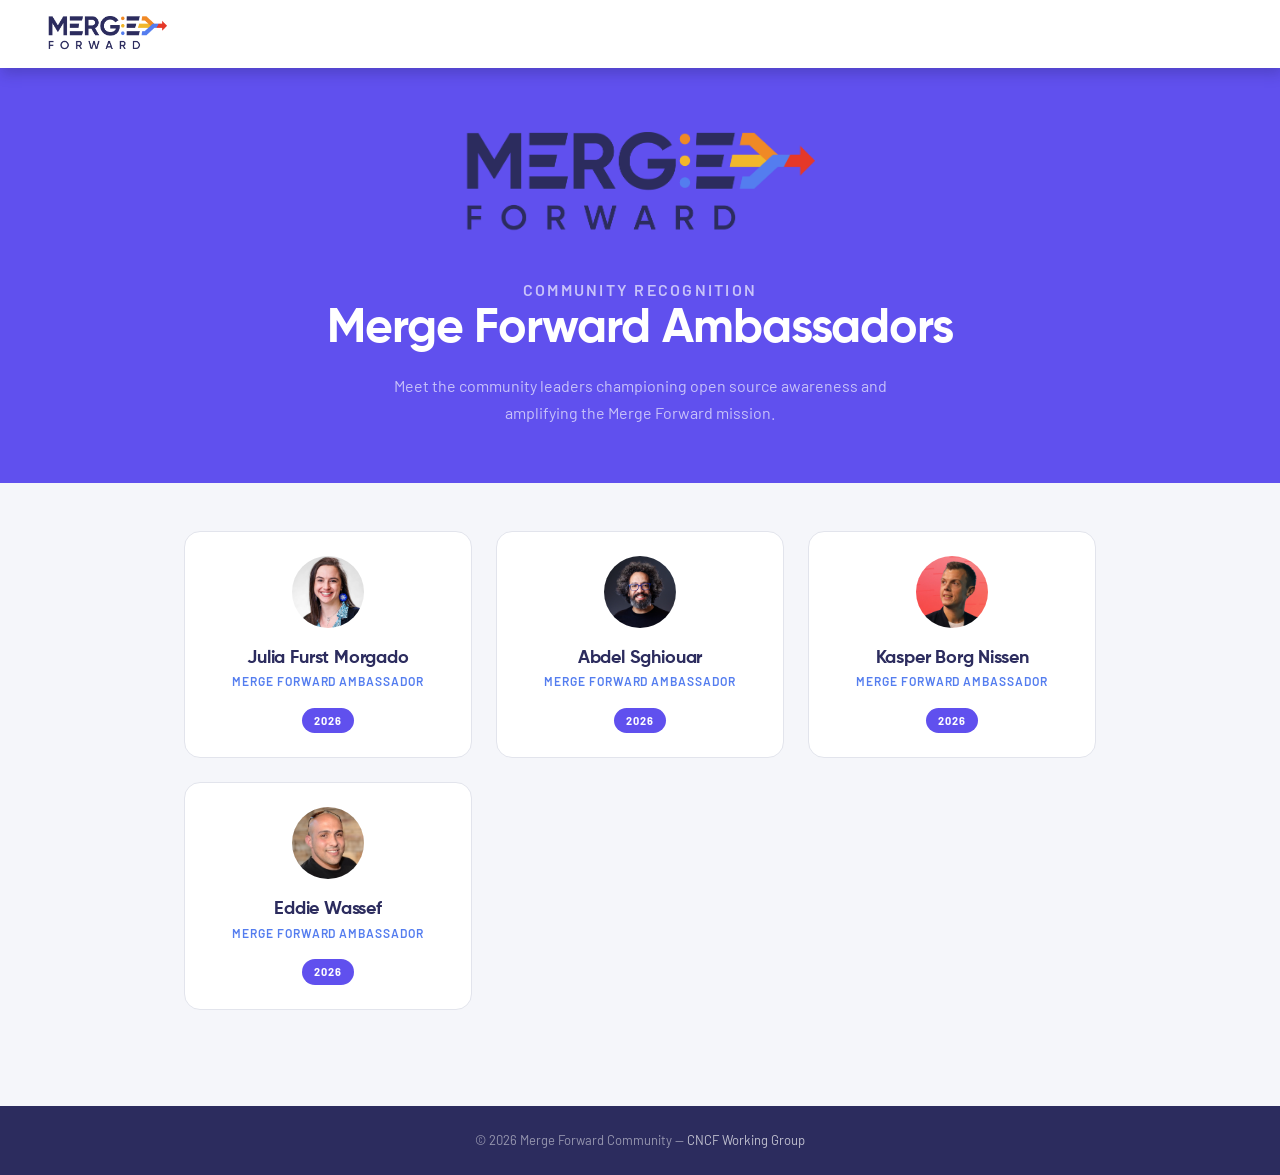
<file: index.html>
<!DOCTYPE html>
<html lang="en">
<head>
  <meta charset="UTF-8" />
  <meta name="viewport" content="width=device-width, initial-scale=1.0" />
  <title>Merge Forward — Ambassadors</title>
  <meta name="description" content="Meet the Merge Forward Ambassadors — community leaders championing open source awareness." />
  <link rel="stylesheet" href="css/styles.css" />
  <style>


    .hero {
      background: var(--color-violet);
      padding: 64px var(--space-xl) 56px;
      text-align: center;
    }

  .hero-logo img {
  width: 350px; 
  height: auto;
  margin-bottom: 2rem;
}

    .hero-label {
      font-family: var(--font-body);
      font-weight: 600;
      font-size: 12px;
      letter-spacing: 0.14em;
      text-transform: uppercase;
      color: var(--color-amber);
      margin-bottom: var(--space-md);
    }

    .hero h1 {
      font-family: var(--font-heading);
      font-weight: 700;
      font-size: 48px;
      color: var(--color-white);
      letter-spacing: -0.02em;
      line-height: 1.1;
      margin-bottom: var(--space-md);
    }

    .hero p {
      font-size: 16px;
      color: rgba(255,255,255,0.65);
      max-width: 560px;
      margin: 0 auto;
      line-height: 1.7;
    }

    .ambassadors-grid {
      max-width: 960px;
      margin: 0 auto;
      padding: var(--space-xl) var(--space-lg);
      display: grid;
      grid-template-columns: repeat(auto-fill, minmax(260px, 1fr));
      gap: var(--space-lg);
    }

    .ambassador-card {
      background: var(--color-surface);
      border: 1px solid var(--color-border);
      border-radius: var(--radius-lg);
      padding: var(--space-lg);
      display: flex;
      flex-direction: column;
      align-items: center;
      text-align: center;
      gap: var(--space-md);
      text-decoration: none;
      color: inherit;
      transition: box-shadow 0.2s ease, transform 0.2s ease;
    }

    .ambassador-card:hover {
      box-shadow: var(--shadow-md);
      transform: translateY(-2px);
      text-decoration: none;
    }

    .card-avatar {
      width: 72px;
      height: 72px;
      border-radius: var(--radius-full);
      background: var(--color-navy);
      display: flex;
      align-items: center;
      justify-content: center;
      font-family: var(--font-heading);
      font-weight: 700;
      font-size: 22px;
      color: var(--color-white);
      flex-shrink: 0;
      overflow: hidden;
    }

    .card-avatar img {
      width: 100%;
      height: 100%;
      object-fit: cover;
    }

    .card-name {
      font-family: var(--font-heading);
      font-weight: 700;
      font-size: 18px;
      color: var(--color-navy);
      letter-spacing: -0.01em;
    }

    .card-badge-label {
      font-family: var(--font-body);
      font-size: 12px;
      font-weight: 600;
      letter-spacing: 0.08em;
      text-transform: uppercase;
      color: var(--color-blue);
    }

    .card-pill {
      background: var(--color-violet);
      color: #fff;
      font-family: var(--font-body);
      font-size: 11px;
      font-weight: 700;
      letter-spacing: 0.08em;
      text-transform: uppercase;
      padding: 4px 12px;
      border-radius: var(--radius-full);
    }

    @media (max-width: 480px) {
      .hero h1 { font-size: 32px; }
      .ambassadors-grid { padding: var(--space-lg) var(--space-md); }
    }
  </style>
</head>
<body>

  <!-- HEADER -->
  <header class="site-header">
    <a href="index.html" class="logo">
      <img src="assets/logo.png" alt="Merge Forward" onerror="this.style.display='none'; this.nextElementSibling.style.display='flex';" />
      <span style="display:none; font-family:'Gilroy',sans-serif; font-weight:700; font-size:20px; color:#fff; letter-spacing:-0.01em;">MERGE<span style="color:#547DEF;">→</span>FORWARD</span>
    </a>
  </header>

  <!-- HERO -->
  <section class="hero">
    <div class="hero-logo">
      <img src="assets/logo.png" alt="Merge Forward Logo" onerror="this.style.display='none'; this.nextElementSibling.style.display='flex';" />
      <span style="display:none; font-family:'Gilroy',sans-serif; font-weight:700; font-size:28px; color:#fff; letter-spacing:-0.01em;">MERGE<span style="color:#547DEF;">→</span>FORWARD</span>
    </div>
    <p class="hero-label">Community recognition</p>
    <h1>Merge Forward Ambassadors</h1>
    <p>Meet the community leaders championing open source awareness and amplifying the Merge Forward mission.</p>
  </section>

  <!-- AMBASSADOR CARDS -->
  <!-- To add a new ambassador: copy one <a class="ambassador-card"> block and update the fields -->
  <div class="ambassadors-grid">

    <a href="ambassadors/julia-furst-morgado.html" class="ambassador-card">
      <div class="card-avatar">
        <img src="assets/julia-furst.jpeg" alt="Julia Furst Morgado" onerror="this.style.display='none'; this.nextElementSibling.style.display='flex';" />
        <span style="display:none">JF</span>
      </div>
      <div>
        <p class="card-name">Julia Furst Morgado</p>
        <p class="card-badge-label">Merge Forward Ambassador</p>
      </div>
      <span class="card-pill">2026</span>
    </a>

    <a href="ambassadors/abdel-sghiouar.html" class="ambassador-card">
      <div class="card-avatar">
        <img src="assets/Abdel-SGHIOUAR.jpeg" alt="Abdel Sghiouar" onerror="this.style.display='none'; this.nextElementSibling.style.display='flex';" />
        <span style="display:none">AS</span>
      </div>
      <div>
        <p class="card-name">Abdel Sghiouar</p>
        <p class="card-badge-label">Merge Forward Ambassador</p>
      </div>
      <span class="card-pill">2026</span>
    </a>

    <a href="ambassadors/kasper-borg-nissen.html" class="ambassador-card">
      <div class="card-avatar">
        <img src="assets/Kasper-Borg-Nissen.jpeg" alt="Kasper Borg Nissen" onerror="this.style.display='none'; this.nextElementSibling.style.display='flex';" />
        <span style="display:none">KN</span>
      </div>
      <div>
        <p class="card-name">Kasper Borg Nissen</p>
        <p class="card-badge-label">Merge Forward Ambassador</p>
      </div>
      <span class="card-pill">2026</span>
    </a>

    <a href="ambassadors/eddie-wassef.html" class="ambassador-card">
      <div class="card-avatar">
        <img src="assets/Eddie-Wassef.jpeg" alt="Eddie Wassef" onerror="this.style.display='none'; this.nextElementSibling.style.display='flex';" />
        <span style="display:none">EW</span>
      </div>
      <div>
        <p class="card-name">Eddie Wassef</p>
        <p class="card-badge-label">Merge Forward Ambassador</p>
      </div>
      <span class="card-pill">2026</span>
    </a>

    <!-- Add more ambassador cards here -->

  </div>

  <!-- FOOTER -->
  <footer class="site-footer">
    <p>
      &copy; 2026 Merge Forward Community &mdash;
      <a href="https://community.cncf.io/merge-forward-working-group/" target="_blank" rel="noopener">CNCF Working Group</a>
    </p>
  </footer>

</body>
</html>
</file>
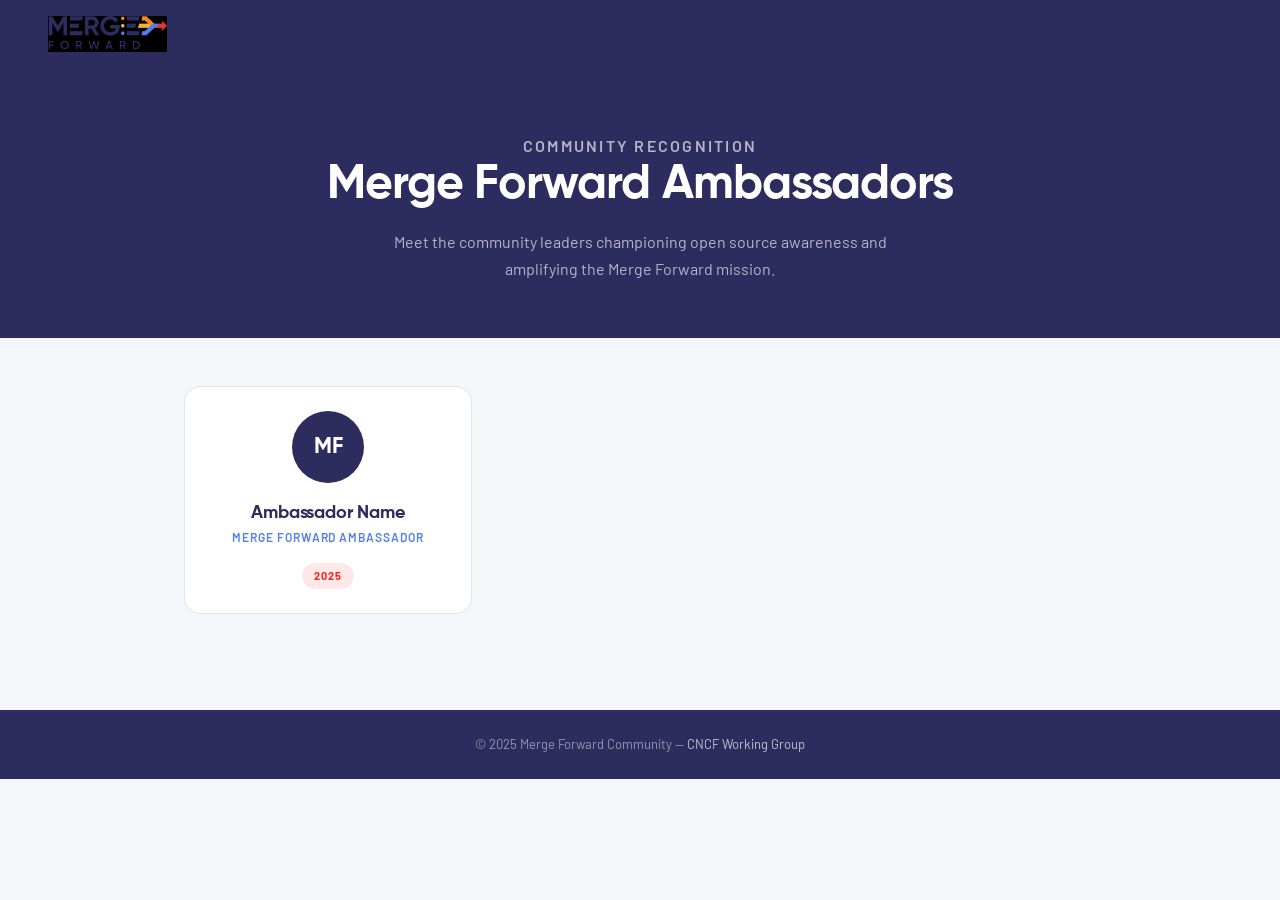
<file: merge-forward-badges/index.html>
<!DOCTYPE html>
<html lang="en">
<head>
  <meta charset="UTF-8" />
  <meta name="viewport" content="width=device-width, initial-scale=1.0" />
  <title>Merge Forward — Ambassadors</title>
  <meta name="description" content="Meet the Merge Forward Ambassadors — community leaders championing open source awareness." />
  <link rel="stylesheet" href="css/styles.css" />
  <style>
    .hero {
      background: var(--color-navy);
      padding: 64px var(--space-xl) 56px;
      text-align: center;
    }

    .hero-label {
      font-family: var(--font-body);
      font-weight: 600;
      font-size: 12px;
      letter-spacing: 0.14em;
      text-transform: uppercase;
      color: var(--color-amber);
      margin-bottom: var(--space-md);
    }

    .hero h1 {
      font-family: var(--font-heading);
      font-weight: 700;
      font-size: 48px;
      color: var(--color-white);
      letter-spacing: -0.02em;
      line-height: 1.1;
      margin-bottom: var(--space-md);
    }

    .hero p {
      font-size: 16px;
      color: rgba(255,255,255,0.65);
      max-width: 560px;
      margin: 0 auto;
      line-height: 1.7;
    }

    .ambassadors-grid {
      max-width: 960px;
      margin: 0 auto;
      padding: var(--space-xl) var(--space-lg);
      display: grid;
      grid-template-columns: repeat(auto-fill, minmax(260px, 1fr));
      gap: var(--space-lg);
    }

    .ambassador-card {
      background: var(--color-surface);
      border: 1px solid var(--color-border);
      border-radius: var(--radius-lg);
      padding: var(--space-lg);
      display: flex;
      flex-direction: column;
      align-items: center;
      text-align: center;
      gap: var(--space-md);
      text-decoration: none;
      color: inherit;
      transition: box-shadow 0.2s ease, transform 0.2s ease;
    }

    .ambassador-card:hover {
      box-shadow: var(--shadow-md);
      transform: translateY(-2px);
      text-decoration: none;
    }

    .card-avatar {
      width: 72px;
      height: 72px;
      border-radius: var(--radius-full);
      background: var(--color-navy);
      display: flex;
      align-items: center;
      justify-content: center;
      font-family: var(--font-heading);
      font-weight: 700;
      font-size: 22px;
      color: var(--color-white);
      flex-shrink: 0;
      overflow: hidden;
    }

    .card-avatar img {
      width: 100%;
      height: 100%;
      object-fit: cover;
    }

    .card-name {
      font-family: var(--font-heading);
      font-weight: 700;
      font-size: 18px;
      color: var(--color-navy);
      letter-spacing: -0.01em;
    }

    .card-badge-label {
      font-family: var(--font-body);
      font-size: 12px;
      font-weight: 600;
      letter-spacing: 0.08em;
      text-transform: uppercase;
      color: var(--color-blue);
    }

    .card-pill {
      background: rgba(239,38,33,0.1);
      color: var(--color-red);
      font-family: var(--font-body);
      font-size: 11px;
      font-weight: 700;
      letter-spacing: 0.08em;
      text-transform: uppercase;
      padding: 4px 12px;
      border-radius: var(--radius-full);
    }

    @media (max-width: 480px) {
      .hero h1 { font-size: 32px; }
      .ambassadors-grid { padding: var(--space-lg) var(--space-md); }
    }
  </style>
</head>
<body>

  <!-- HEADER -->
  <header class="site-header">
    <a href="index.html" class="logo">
      <img src="assets/logo.png" alt="Merge Forward" onerror="this.style.display='none'; this.nextElementSibling.style.display='flex';" />
      <span style="display:none; font-family:'Gilroy',sans-serif; font-weight:700; font-size:20px; color:#fff; letter-spacing:-0.01em;">MERGE<span style="color:#547DEF;">→</span>FORWARD</span>
    </a>
  </header>

  <!-- HERO -->
  <section class="hero">
    <p class="hero-label">Community recognition</p>
    <h1>Merge Forward Ambassadors</h1>
    <p>Meet the community leaders championing open source awareness and amplifying the Merge Forward mission.</p>
  </section>

  <!-- AMBASSADOR CARDS -->
  <!-- To add a new ambassador: copy one <a class="ambassador-card"> block and update the fields -->
  <div class="ambassadors-grid">

    <a href="ambassadors/ambassador.html" class="ambassador-card">
      <div class="card-avatar">MF</div>
      <div>
        <p class="card-name">Ambassador Name</p>
        <p class="card-badge-label">Merge Forward Ambassador</p>
      </div>
      <span class="card-pill">2025</span>
    </a>

    <!-- Add more ambassador cards here -->

  </div>

  <!-- FOOTER -->
  <footer class="site-footer">
    <p>
      &copy; 2025 Merge Forward Community &mdash;
      <a href="https://community.cncf.io/merge-forward-working-group/" target="_blank" rel="noopener">CNCF Working Group</a>
    </p>
  </footer>

</body>
</html>
</file>
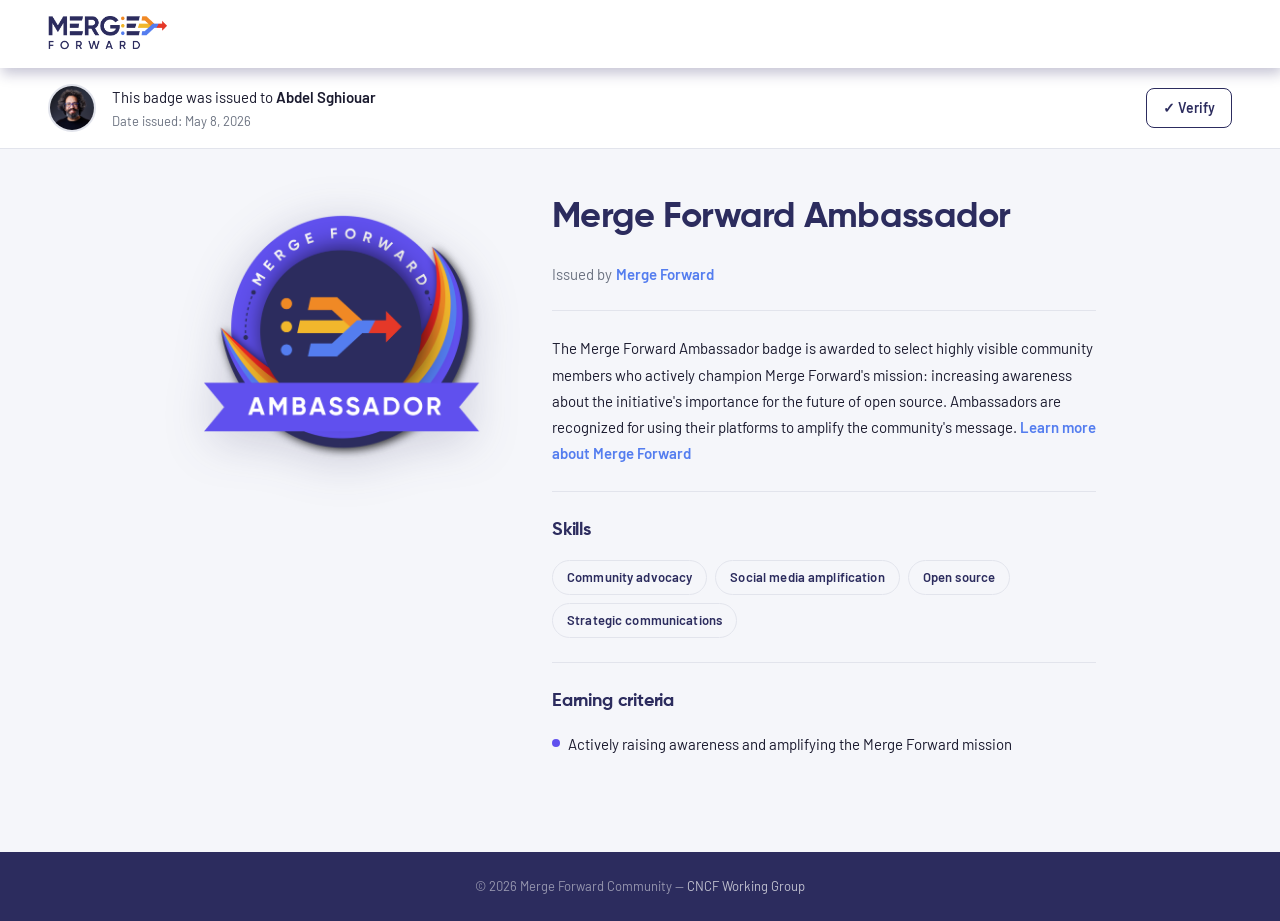
<file: ambassadors/abdel-sghiouar.html>
<!DOCTYPE html>
<html lang="en">
<head>
  <meta charset="UTF-8" />
  <meta name="viewport" content="width=device-width, initial-scale=1.0" />
  <title>Abdel Sghiouar — Merge Forward Ambassador</title>
  <meta name="description" content="Abdel Sghiouar is a Merge Forward Ambassador, recognized for championing open source awareness." />
  <meta property="og:title" content="Abdel Sghiouar — Merge Forward Ambassador" />
  <meta property="og:description" content="Awarded to community members who champion Merge Forward's mission for the future of open source." />
  <meta property="og:image" content="https://merge-forward.github.io/ambassador/assets/share-abdel-sghiouar.png" />
  <meta property="og:image:width" content="1200" />
  <meta property="og:image:height" content="630" />
  <meta property="og:url" content="https://merge-forward.github.io/ambassador/ambassadors/abdel-sghiouar.html" />
  <meta property="og:type" content="profile" />
  <meta name="twitter:card" content="summary_large_image" />
  <meta name="twitter:image" content="https://merge-forward.github.io/ambassador/assets/share-abdel-sghiouar.png" />
  <link rel="stylesheet" href="../css/styles.css" />
</head>
<body>

  <!-- ===== HEADER ===== -->
  <header class="site-header">
    <a href="../index.html" class="logo">
      <img src="../assets/logo.png" alt="Merge Forward" />
    </a>
  </header>

  <!-- ===== ISSUED TO BANNER ===== -->
  <div class="issued-banner">
    <div class="issued-avatar">
      <img src="../assets/Abdel-SGHIOUAR.jpeg" alt="Abdel Sghiouar" onerror="this.style.display='none'; this.nextElementSibling.style.display='flex';" />
      <span class="avatar-placeholder" style="display:none">AS</span>
    </div>
    <div class="issued-info">
      <p class="issued-to">This badge was issued to <strong>Abdel Sghiouar</strong></p>
      <p class="issued-date">Date issued: May 8, 2026</p>
    </div>
    <div class="issued-actions">
      <a href="https://merge-forward.github.io/ambassador/" target="_blank" rel="noopener" class="btn-verify">
        ✓ Verify
      </a>
    </div>
  </div>

  <!-- ===== MAIN CONTENT ===== -->
  <main class="main-content">

    <!-- LEFT: Badge visual -->
    <aside class="badge-visual">
      <img
        class="badge-img"
        src="../assets/badge-ambassador.png"
        alt="Merge Forward Ambassador Badge"
      />

      <!-- Add to LinkedIn profile (hidden once clicked) -->
      <!-- <a
        id="btn-add-linkedin"
        href="https://www.linkedin.com/profile/add?startTask=CERTIFICATION_NAME&name=Merge+Forward+Ambassador&organizationId=111386930&issueYear=2026&issueMonth=5&certUrl=https://merge-forward.github.io/ambassador/ambassadors/abdel-sghiouar.html&certId=MF-2026-ABDEL-SGHIOUAR"
        target="_blank"
        rel="noopener"
        class="btn-linkedin"
        aria-label="Add this badge to your LinkedIn profile"
      >
        <svg viewBox="0 0 24 24" xmlns="http://www.w3.org/2000/svg" aria-hidden="true">
          <path d="M20.447 20.452h-3.554v-5.569c0-1.328-.027-3.037-1.852-3.037-1.853 0-2.136 1.445-2.136 2.939v5.667H9.351V9h3.414v1.561h.046c.477-.9 1.637-1.85 3.37-1.85 3.601 0 4.267 2.37 4.267 5.455v6.286zM5.337 7.433a2.062 2.062 0 0 1-2.063-2.065 2.064 2.064 0 1 1 2.063 2.065zm1.782 13.019H3.555V9h3.564v11.452zM22.225 0H1.771C.792 0 0 .774 0 1.729v20.542C0 23.227.792 24 1.771 24h20.451C23.2 24 24 23.227 24 22.271V1.729C24 .774 23.2 0 22.222 0h.003z"/>
        </svg>
        Add to LinkedIn profile
      </a> -->

      <!-- Added confirmation message -->
      <!-- <p id="linkedin-added-msg" style="display:none; font-family:var(--font-body); font-size:13px; color:var(--color-muted); text-align:center;">
        ✓ Added to LinkedIn profile
      </p> -->

      <!-- Download tip -->

      <!-- <p style="font-family:var(--font-body); font-size:13px; color:var(--color-muted); text-align:center; line-height:1.5;">
        Tip: <a href="../assets/badge-ambassador.png" download="merge-forward-ambassador-badge.png">Download the badge image</a> to upload it to your LinkedIn certification.
      </p> -->

      <!-- Share on LinkedIn -->
      <!-- <a
        href="https://www.linkedin.com/sharing/share-offsite/?url=https://merge-forward.github.io/ambassador/ambassadors/abdel-sghiouar.html"
        target="_blank"
        rel="noopener"
        class="btn-linkedin btn-linkedin-share"
        aria-label="Share this badge on LinkedIn"
      >
        <svg viewBox="0 0 24 24" xmlns="http://www.w3.org/2000/svg" aria-hidden="true">
          <path d="M20.447 20.452h-3.554v-5.569c0-1.328-.027-3.037-1.852-3.037-1.853 0-2.136 1.445-2.136 2.939v5.667H9.351V9h3.414v1.561h.046c.477-.9 1.637-1.85 3.37-1.85 3.601 0 4.267 2.37 4.267 5.455v6.286zM5.337 7.433a2.062 2.062 0 0 1-2.063-2.065 2.064 2.064 0 1 1 2.063 2.065zm1.782 13.019H3.555V9h3.564v11.452zM22.225 0H1.771C.792 0 0 .774 0 1.729v20.542C0 23.227.792 24 1.771 24h20.451C23.2 24 24 23.227 24 22.271V1.729C24 .774 23.2 0 22.222 0h.003z"/>
        </svg>
        Share on LinkedIn
      </a> -->
    </aside>

    <!-- RIGHT: Badge details -->
    <article class="badge-details">

      <h1 class="badge-main-title">Merge Forward Ambassador</h1>

      <p class="badge-issuer">
        Issued by
        <a href="https://www.linkedin.com/company/merge-forward-community/" target="_blank" rel="noopener">
          Merge Forward
        </a>
      </p>

      <p class="badge-description">
        The Merge Forward Ambassador badge is awarded to select highly visible community members
        who actively champion Merge Forward's mission: increasing awareness about the initiative's
        importance for the future of open source. Ambassadors are recognized for using their
        platforms to amplify the community's message.
        <a href="https://community.cncf.io/merge-forward-working-group/" target="_blank" rel="noopener">
          Learn more about Merge Forward
        </a>
      </p>

      <!-- Skills -->
      <section class="badge-section">
        <h2>Skills</h2>
        <ul class="skills-list" aria-label="Skills recognized by this badge">
          <li class="skill-tag">Community advocacy</li>
          <li class="skill-tag">Social media amplification</li>
          <li class="skill-tag">Open source</li>
          <li class="skill-tag">Strategic communications</li>
        </ul>
      </section>

      <!-- Earning Criteria -->
      <section class="badge-section">
        <h2>Earning criteria</h2>
        <ul class="criteria-list" aria-label="Criteria for earning this badge">
          <li>Actively raising awareness and amplifying the Merge Forward mission</li>
        </ul>
      </section>

    </article>
  </main>

  <!-- ===== FOOTER ===== -->
  <footer class="site-footer">
    <p>
      &copy; 2026 Merge Forward Community &mdash;
      <a href="https://community.cncf.io/merge-forward-working-group/" target="_blank" rel="noopener">CNCF Working Group</a>
    </p>
  </footer>

  <script>
    (function() {
      var KEY = 'li-added-abdel-sghiouar';
      var btn = document.getElementById('btn-add-linkedin');
      var msg = document.getElementById('linkedin-added-msg');

      // Check if already added
      if (localStorage.getItem(KEY)) {
        btn.style.display = 'none';
        msg.style.display = 'block';
      }

      // On click, mark as added
      btn.addEventListener('click', function() {
        localStorage.setItem(KEY, 'true');
        setTimeout(function() {
          btn.style.display = 'none';
          msg.style.display = 'block';
        }, 500);
      });
    })();
  </script>

</body>
</html>
</file>
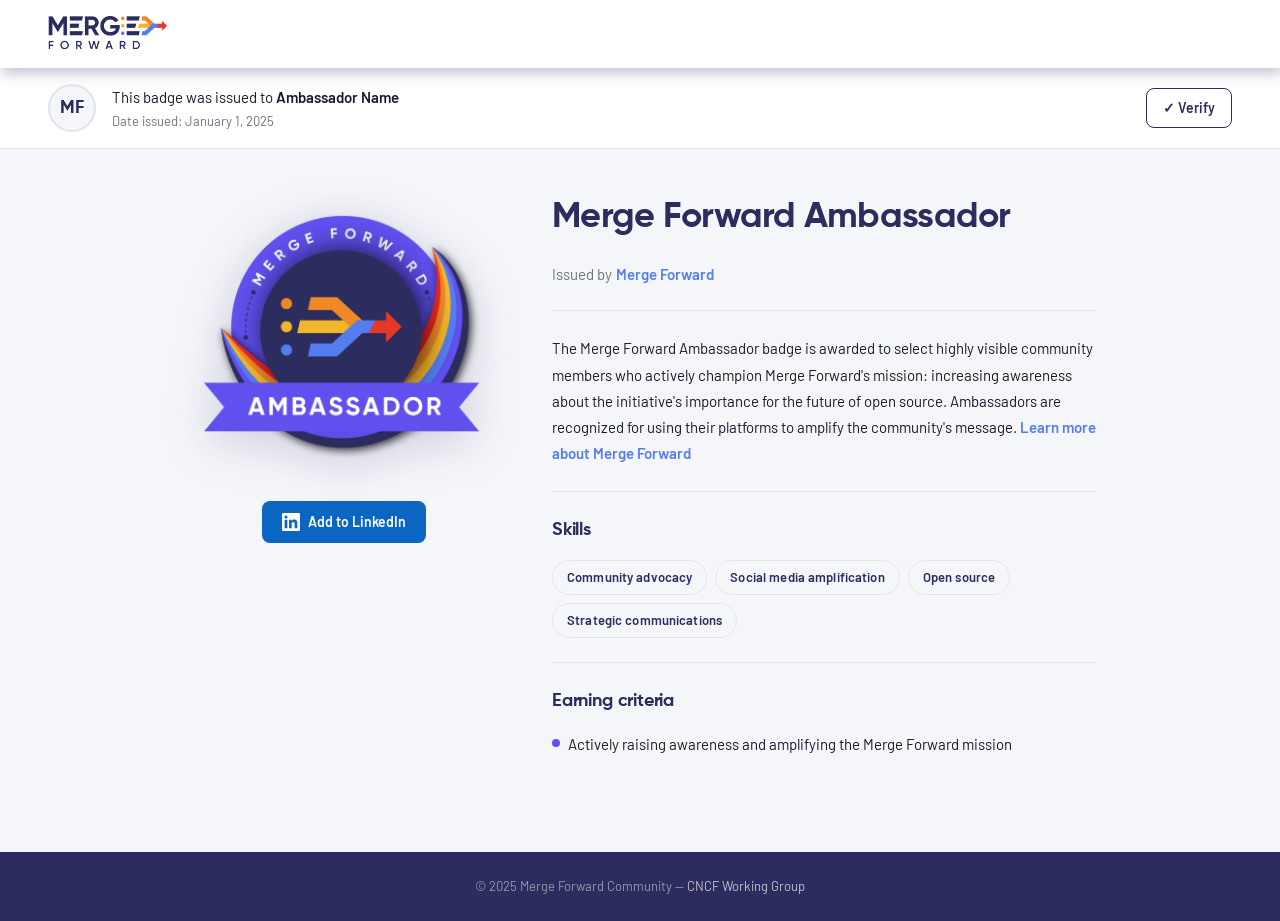
<file: ambassadors/ambassador.html>
<!DOCTYPE html>
<html lang="en">
<head>
  <meta charset="UTF-8" />
  <meta name="viewport" content="width=device-width, initial-scale=1.0" />
  <title>Merge Forward Ambassador Badge</title>
  <meta name="description" content="Merge Forward Ambassador — awarded to community members who champion open source awareness." />
  <link rel="stylesheet" href="../css/styles.css" />
</head>
<body>

  <!-- ===== HEADER ===== -->
  <header class="site-header">
    <a href="../index.html" class="logo">
      <img src="../assets/logo.png" alt="Merge Forward" />
    </a>
  </header>

  <!-- ===== ISSUED TO BANNER ===== -->
  <div class="issued-banner">
    <div class="issued-avatar">
      <!-- Replace with ambassador photo: <img src="../assets/photo-name.jpg" alt="Name" /> -->
      <span class="avatar-placeholder">MF</span>
    </div>
    <div class="issued-info">
      <!-- UPDATE: Replace "Ambassador Name" with the actual name -->
      <p class="issued-to">This badge was issued to <strong>Ambassador Name</strong></p>
      <!-- UPDATE: Replace with actual issue date -->
      <p class="issued-date">Date issued: January 1, 2025</p>
    </div>
    <div class="issued-actions">
      <a href="https://www.linkedin.com/company/merge-forward-community/" target="_blank" rel="noopener" class="btn-verify">
        ✓ Verify
      </a>
    </div>
  </div>

  <!-- ===== MAIN CONTENT ===== -->
  <main class="main-content">

    <!-- LEFT: Badge visual -->
    <aside class="badge-visual">
      <img
        class="badge-img"
        src="../assets/badge-ambassador.png"
        alt="Merge Forward Ambassador Badge"
      />

      <!-- LinkedIn share button -->
      <a
        href="https://www.linkedin.com/profile/add?startTask=CERTIFICATION_NAME&name=Merge+Forward+Ambassador&organizationId=merge-forward&issueYear=2025&certUrl=REPLACE_WITH_PAGE_URL"
        target="_blank"
        rel="noopener"
        class="btn-linkedin"
        aria-label="Add this badge to your LinkedIn profile"
      >
        <svg viewBox="0 0 24 24" xmlns="http://www.w3.org/2000/svg" aria-hidden="true">
          <path d="M20.447 20.452h-3.554v-5.569c0-1.328-.027-3.037-1.852-3.037-1.853 0-2.136 1.445-2.136 2.939v5.667H9.351V9h3.414v1.561h.046c.477-.9 1.637-1.85 3.37-1.85 3.601 0 4.267 2.37 4.267 5.455v6.286zM5.337 7.433a2.062 2.062 0 0 1-2.063-2.065 2.064 2.064 0 1 1 2.063 2.065zm1.782 13.019H3.555V9h3.564v11.452zM22.225 0H1.771C.792 0 0 .774 0 1.729v20.542C0 23.227.792 24 1.771 24h20.451C23.2 24 24 23.227 24 22.271V1.729C24 .774 23.2 0 22.222 0h.003z"/>
        </svg>
        Add to LinkedIn
      </a>
    </aside>

    <!-- RIGHT: Badge details -->
    <article class="badge-details">

      <h1 class="badge-main-title">Merge Forward Ambassador</h1>

      <p class="badge-issuer">
        Issued by
        <a href="https://www.linkedin.com/company/merge-forward-community/" target="_blank" rel="noopener">
          Merge Forward
        </a>
      </p>

      <p class="badge-description">
        The Merge Forward Ambassador badge is awarded to select highly visible community members
        who actively champion Merge Forward's mission: increasing awareness about the initiative's
        importance for the future of open source. Ambassadors are recognized for using their
        platforms to amplify the community's message.
        <a href="https://community.cncf.io/merge-forward-working-group/" target="_blank" rel="noopener">
          Learn more about Merge Forward
        </a>
      </p>

      <!-- Skills -->
      <section class="badge-section">
        <h2>Skills</h2>
        <ul class="skills-list" aria-label="Skills recognized by this badge">
          <li class="skill-tag">Community advocacy</li>
          <li class="skill-tag">Social media amplification</li>
          <li class="skill-tag">Open source</li>
          <li class="skill-tag">Strategic communications</li>
        </ul>
      </section>

      <!-- Earning Criteria -->
      <section class="badge-section">
        <h2>Earning criteria</h2>
        <ul class="criteria-list" aria-label="Criteria for earning this badge">
          <li>Actively raising awareness and amplifying the Merge Forward mission</li>
        </ul>
      </section>

    </article>
  </main>

  <!-- ===== FOOTER ===== -->
  <footer class="site-footer">
    <p>
      &copy; 2025 Merge Forward Community &mdash;
      <a href="https://community.cncf.io/merge-forward-working-group/" target="_blank" rel="noopener">CNCF Working Group</a>
    </p>
  </footer>

</body>
</html>
</file>
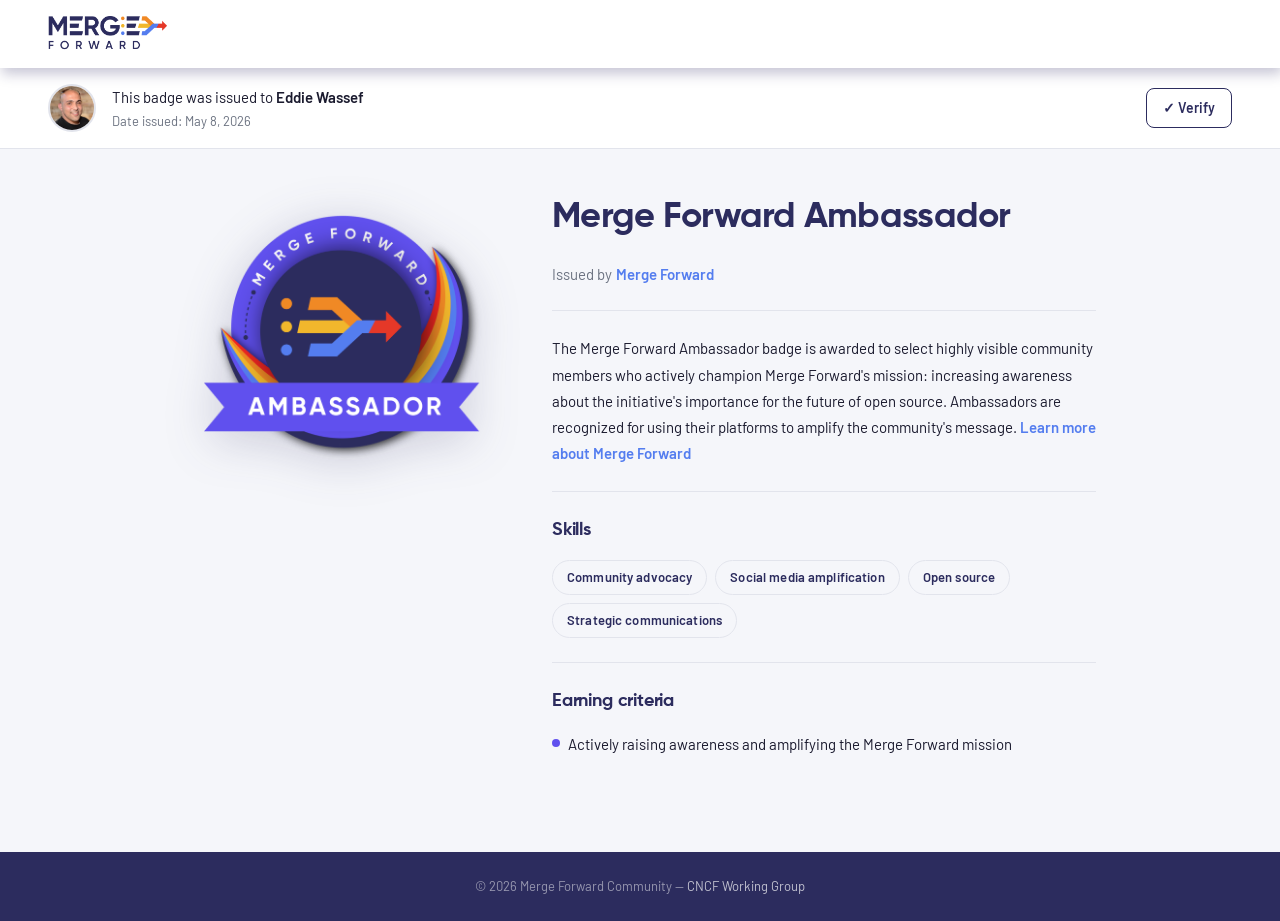
<file: ambassadors/eddie-wassef.html>
<!DOCTYPE html>
<html lang="en">
<head>
  <meta charset="UTF-8" />
  <meta name="viewport" content="width=device-width, initial-scale=1.0" />
  <title>Eddie Wassef — Merge Forward Ambassador</title>
  <meta name="description" content="Eddie Wassef is a Merge Forward Ambassador, recognized for championing open source awareness." />
  <meta property="og:title" content="Eddie Wassef — Merge Forward Ambassador" />
  <meta property="og:description" content="Awarded to community members who champion Merge Forward's mission for the future of open source." />
  <meta property="og:image" content="https://merge-forward.github.io/ambassador/assets/share-eddie-wassef.png" />
  <meta property="og:image:width" content="1200" />
  <meta property="og:image:height" content="630" />
  <meta property="og:url" content="https://merge-forward.github.io/ambassador/ambassadors/eddie-wassef.html" />
  <meta property="og:type" content="profile" />
  <meta name="twitter:card" content="summary_large_image" />
  <meta name="twitter:image" content="https://merge-forward.github.io/ambassador/assets/share-eddie-wassef.png" />
  <link rel="stylesheet" href="../css/styles.css" />
</head>
<body>

  <!-- ===== HEADER ===== -->
  <header class="site-header">
    <a href="../index.html" class="logo">
      <img src="../assets/logo.png" alt="Merge Forward" />
    </a>
  </header>

  <!-- ===== ISSUED TO BANNER ===== -->
  <div class="issued-banner">
    <div class="issued-avatar">
      <img src="../assets/Eddie-Wassef.jpeg" alt="Eddie Wassef" onerror="this.style.display='none'; this.nextElementSibling.style.display='flex';" />
      <span class="avatar-placeholder" style="display:none">EW</span>
    </div>
    <div class="issued-info">
      <p class="issued-to">This badge was issued to <strong>Eddie Wassef</strong></p>
      <p class="issued-date">Date issued: May 8, 2026</p>
    </div>
    <div class="issued-actions">
      <a href="https://merge-forward.github.io/ambassador/" target="_blank" rel="noopener" class="btn-verify">
        ✓ Verify
      </a>
    </div>
  </div>

  <!-- ===== MAIN CONTENT ===== -->
  <main class="main-content">

    <!-- LEFT: Badge visual -->
    <aside class="badge-visual">
      <img
        class="badge-img"
        src="../assets/badge-ambassador.png"
        alt="Merge Forward Ambassador Badge"
      />

      <!-- Add to LinkedIn profile (hidden once clicked) -->
      <!-- <a
        id="btn-add-linkedin"
        href="https://www.linkedin.com/profile/add?startTask=CERTIFICATION_NAME&name=Merge+Forward+Ambassador&organizationId=111386930&issueYear=2026&issueMonth=5&certUrl=https://merge-forward.github.io/ambassador/ambassadors/eddie-wassef.html&certId=MF-2026-EDDIE-WASSEF"
        target="_blank"
        rel="noopener"
        class="btn-linkedin"
        aria-label="Add this badge to your LinkedIn profile"
      >
        <svg viewBox="0 0 24 24" xmlns="http://www.w3.org/2000/svg" aria-hidden="true">
          <path d="M20.447 20.452h-3.554v-5.569c0-1.328-.027-3.037-1.852-3.037-1.853 0-2.136 1.445-2.136 2.939v5.667H9.351V9h3.414v1.561h.046c.477-.9 1.637-1.85 3.37-1.85 3.601 0 4.267 2.37 4.267 5.455v6.286zM5.337 7.433a2.062 2.062 0 0 1-2.063-2.065 2.064 2.064 0 1 1 2.063 2.065zm1.782 13.019H3.555V9h3.564v11.452zM22.225 0H1.771C.792 0 0 .774 0 1.729v20.542C0 23.227.792 24 1.771 24h20.451C23.2 24 24 23.227 24 22.271V1.729C24 .774 23.2 0 22.222 0h.003z"/>
        </svg>
        Add to LinkedIn profile
      </a> -->

      <!-- Added confirmation message -->
      <!-- <p id="linkedin-added-msg" style="display:none; font-family:var(--font-body); font-size:13px; color:var(--color-muted); text-align:center;">
        ✓ Added to LinkedIn profile
      </p> -->

      <!-- Download tip -->
      <!-- <p style="font-family:var(--font-body); font-size:13px; color:var(--color-muted); text-align:center; line-height:1.5;">
        Tip: <a href="../assets/badge-ambassador.png" download="merge-forward-ambassador-badge.png">Download the badge image</a> to upload it to your LinkedIn certification.
      </p> -->

      <!-- Share on LinkedIn -->
      <!-- <a
        href="https://www.linkedin.com/sharing/share-offsite/?url=https://merge-forward.github.io/ambassador/ambassadors/eddie-wassef.html"
        target="_blank"
        rel="noopener"
        class="btn-linkedin btn-linkedin-share"
        aria-label="Share this badge on LinkedIn"
      >
        <svg viewBox="0 0 24 24" xmlns="http://www.w3.org/2000/svg" aria-hidden="true">
          <path d="M20.447 20.452h-3.554v-5.569c0-1.328-.027-3.037-1.852-3.037-1.853 0-2.136 1.445-2.136 2.939v5.667H9.351V9h3.414v1.561h.046c.477-.9 1.637-1.85 3.37-1.85 3.601 0 4.267 2.37 4.267 5.455v6.286zM5.337 7.433a2.062 2.062 0 0 1-2.063-2.065 2.064 2.064 0 1 1 2.063 2.065zm1.782 13.019H3.555V9h3.564v11.452zM22.225 0H1.771C.792 0 0 .774 0 1.729v20.542C0 23.227.792 24 1.771 24h20.451C23.2 24 24 23.227 24 22.271V1.729C24 .774 23.2 0 22.222 0h.003z"/>
        </svg>
        Share on LinkedIn
      </a> -->
    </aside>

    <!-- RIGHT: Badge details -->
    <article class="badge-details">

      <h1 class="badge-main-title">Merge Forward Ambassador</h1>

      <p class="badge-issuer">
        Issued by
        <a href="https://www.linkedin.com/company/merge-forward-community/" target="_blank" rel="noopener">
          Merge Forward
        </a>
      </p>

      <p class="badge-description">
        The Merge Forward Ambassador badge is awarded to select highly visible community members
        who actively champion Merge Forward's mission: increasing awareness about the initiative's
        importance for the future of open source. Ambassadors are recognized for using their
        platforms to amplify the community's message.
        <a href="https://community.cncf.io/merge-forward-working-group/" target="_blank" rel="noopener">
          Learn more about Merge Forward
        </a>
      </p>

      <!-- Skills -->
      <section class="badge-section">
        <h2>Skills</h2>
        <ul class="skills-list" aria-label="Skills recognized by this badge">
          <li class="skill-tag">Community advocacy</li>
          <li class="skill-tag">Social media amplification</li>
          <li class="skill-tag">Open source</li>
          <li class="skill-tag">Strategic communications</li>
        </ul>
      </section>

      <!-- Earning Criteria -->
      <section class="badge-section">
        <h2>Earning criteria</h2>
        <ul class="criteria-list" aria-label="Criteria for earning this badge">
          <li>Actively raising awareness and amplifying the Merge Forward mission</li>
        </ul>
      </section>

    </article>
  </main>

  <!-- ===== FOOTER ===== -->
  <footer class="site-footer">
    <p>
      &copy; 2026 Merge Forward Community &mdash;
      <a href="https://community.cncf.io/merge-forward-working-group/" target="_blank" rel="noopener">CNCF Working Group</a>
    </p>
  </footer>

  <script>
    (function() {
      var KEY = 'li-added-eddie-wassef';
      var btn = document.getElementById('btn-add-linkedin');
      var msg = document.getElementById('linkedin-added-msg');

      // Check if already added
      if (localStorage.getItem(KEY)) {
        btn.style.display = 'none';
        msg.style.display = 'block';
      }

      // On click, mark as added
      btn.addEventListener('click', function() {
        localStorage.setItem(KEY, 'true');
        setTimeout(function() {
          btn.style.display = 'none';
          msg.style.display = 'block';
        }, 500);
      });
    })();
  </script>

</body>
</html>
</file>
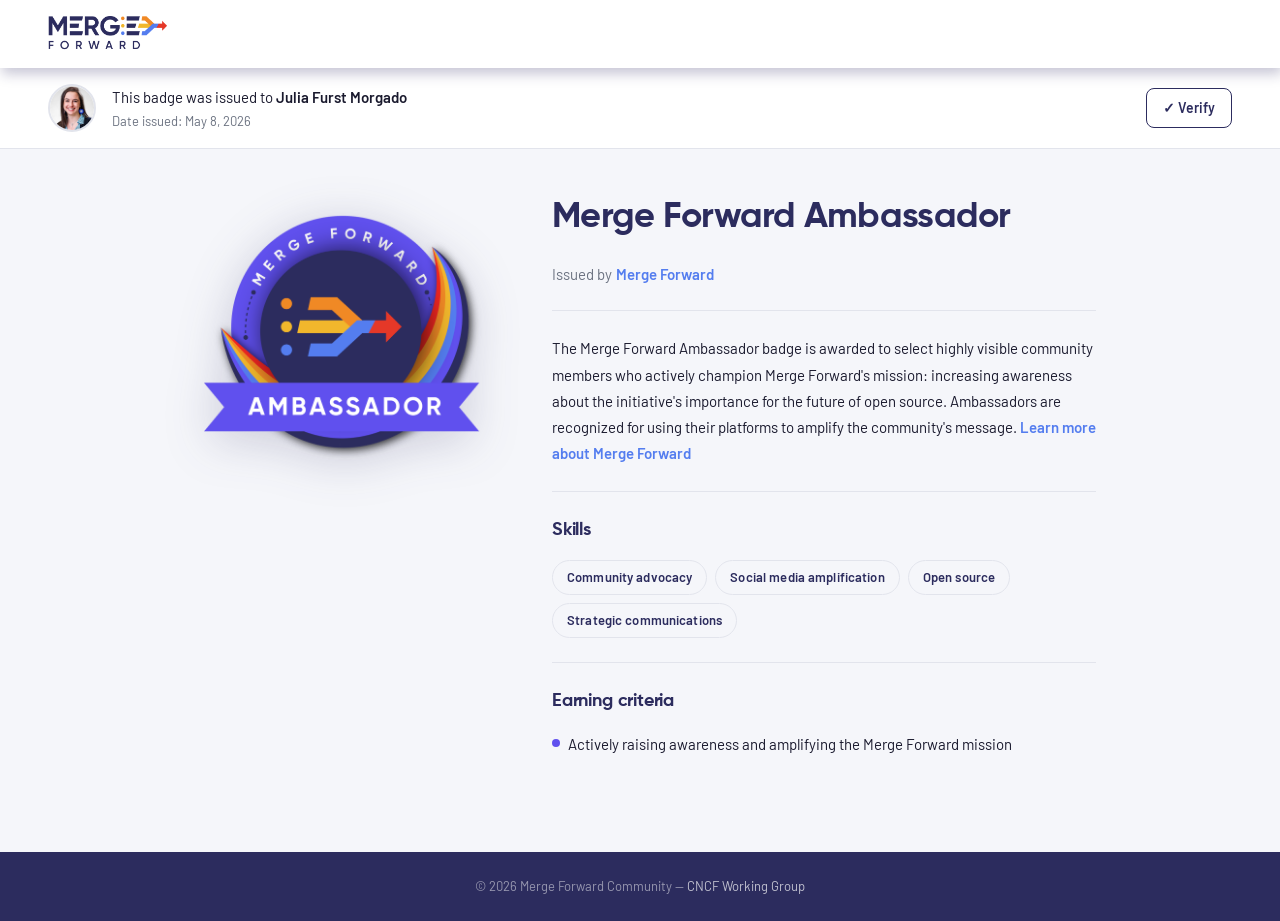
<file: ambassadors/julia-furst-morgado.html>
<!DOCTYPE html>
<html lang="en">
<head>
  <meta charset="UTF-8" />
  <meta name="viewport" content="width=device-width, initial-scale=1.0" />
  <title>Julia Furst Morgado — Merge Forward Ambassador</title>
  <meta name="description" content="Julia Furst Morgado is a Merge Forward Ambassador, recognized for championing open source awareness." />
  <meta property="og:title" content="Julia Furst Morgado — Merge Forward Ambassador" />
  <meta property="og:description" content="Awarded to community members who champion Merge Forward's mission for the future of open source." />
  <meta property="og:image" content="https://merge-forward.github.io/ambassador/assets/share-julia-furst-morgado.png" />
  <meta property="og:image:width" content="1200" />
  <meta property="og:image:height" content="630" />
  <meta property="og:url" content="https://merge-forward.github.io/ambassador/ambassadors/julia-furst-morgado.html" />
  <meta property="og:type" content="profile" />
  <meta name="twitter:card" content="summary_large_image" />
  <meta name="twitter:image" content="https://merge-forward.github.io/ambassador/assets/share-julia-furst-morgado.png" />
  <link rel="stylesheet" href="../css/styles.css" />
</head>
<body>

  <!-- ===== HEADER ===== -->
  <header class="site-header">
    <a href="../index.html" class="logo">
      <img src="../assets/logo.png" alt="Merge Forward" />
    </a>
  </header>

  <!-- ===== ISSUED TO BANNER ===== -->
  <div class="issued-banner">
    <div class="issued-avatar">
      <img src="../assets/julia-furst.jpeg" alt="Julia Furst Morgado" onerror="this.style.display='none'; this.nextElementSibling.style.display='flex';" />
      <span class="avatar-placeholder" style="display:none">JF</span>
    </div>
    <div class="issued-info">
      <p class="issued-to">This badge was issued to <strong>Julia Furst Morgado</strong></p>
      <p class="issued-date">Date issued: May 8, 2026</p>
    </div>
    <div class="issued-actions">
      <a href="https://merge-forward.github.io/ambassador/" target="_blank" rel="noopener" class="btn-verify">
        ✓ Verify
      </a>
    </div>
  </div>

  <!-- ===== MAIN CONTENT ===== -->
  <main class="main-content">

    <!-- LEFT: Badge visual -->
    <aside class="badge-visual">
      <img
        class="badge-img"
        src="../assets/badge-ambassador.png"
        alt="Merge Forward Ambassador Badge"/>

      <!-- Add to LinkedIn profile (hidden once clicked) -->
      <!--
      <a
        id="btn-add-linkedin"
        href="https://www.linkedin.com/profile/add?startTask=CERTIFICATION_NAME&name=Merge+Forward+Ambassador&organizationId=111386930&issueYear=2026&issueMonth=5&certUrl=https://merge-forward.github.io/ambassador/ambassadors/julia-furst-morgado.html&certId=MF-2026-JULIA-FURST"
        target="_blank"
        rel="noopener"
        class="btn-linkedin"
        aria-label="Add this badge to your LinkedIn profile"
      >
        <svg viewBox="0 0 24 24" xmlns="http://www.w3.org/2000/svg" aria-hidden="true">
          <path d="M20.447 20.452h-3.554v-5.569c0-1.328-.027-3.037-1.852-3.037-1.853 0-2.136 1.445-2.136 2.939v5.667H9.351V9h3.414v1.561h.046c.477-.9 1.637-1.85 3.37-1.85 3.601 0 4.267 2.37 4.267 5.455v6.286zM5.337 7.433a2.062 2.062 0 0 1-2.063-2.065 2.064 2.064 0 1 1 2.063 2.065zm1.782 13.019H3.555V9h3.564v11.452zM22.225 0H1.771C.792 0 0 .774 0 1.729v20.542C0 23.227.792 24 1.771 24h20.451C23.2 24 24 23.227 24 22.271V1.729C24 .774 23.2 0 22.222 0h.003z"/>
        </svg>
        Add to LinkedIn profile
      </a>
    -->
      <!-- Added confirmation message -->
       <!--
      <p id="linkedin-added-msg" style="display:none; font-family:var(--font-body); font-size:13px; color:var(--color-muted); text-align:center;">
        ✓ Added to LinkedIn profile
      </p>
    -->
      <!-- Download tip -->
       <!--
      <p style="font-family:var(--font-body); font-size:13px; color:var(--color-muted); text-align:center; line-height:1.5;">
        Tip: <a href="../assets/badge-ambassador.png" download="merge-forward-ambassador-badge.png">Download the badge image</a> to upload it to your LinkedIn certification.
      </p>
    -->
      <!-- Share on LinkedIn -->
       <!--
      <a
        href="https://www.linkedin.com/sharing/share-offsite/?url=https://merge-forward.github.io/ambassador/ambassadors/julia-furst-morgado.html"
        target="_blank"
        rel="noopener"
        class="btn-linkedin btn-linkedin-share"
        aria-label="Share this badge on LinkedIn"
      >
        <svg viewBox="0 0 24 24" xmlns="http://www.w3.org/2000/svg" aria-hidden="true">
          <path d="M20.447 20.452h-3.554v-5.569c0-1.328-.027-3.037-1.852-3.037-1.853 0-2.136 1.445-2.136 2.939v5.667H9.351V9h3.414v1.561h.046c.477-.9 1.637-1.85 3.37-1.85 3.601 0 4.267 2.37 4.267 5.455v6.286zM5.337 7.433a2.062 2.062 0 0 1-2.063-2.065 2.064 2.064 0 1 1 2.063 2.065zm1.782 13.019H3.555V9h3.564v11.452zM22.225 0H1.771C.792 0 0 .774 0 1.729v20.542C0 23.227.792 24 1.771 24h20.451C23.2 24 24 23.227 24 22.271V1.729C24 .774 23.2 0 22.222 0h.003z"/>
        </svg>
        Share on LinkedIn
      </a>
    -->
    </aside>

    <!-- RIGHT: Badge details -->
    <article class="badge-details">

      <h1 class="badge-main-title">Merge Forward Ambassador</h1>

      <p class="badge-issuer">
        Issued by
        <a href="https://www.linkedin.com/company/merge-forward-community/" target="_blank" rel="noopener">
          Merge Forward
        </a>
      </p>

      <p class="badge-description">
        The Merge Forward Ambassador badge is awarded to select highly visible community members
        who actively champion Merge Forward's mission: increasing awareness about the initiative's
        importance for the future of open source. Ambassadors are recognized for using their
        platforms to amplify the community's message.
        <a href="https://community.cncf.io/merge-forward-working-group/" target="_blank" rel="noopener">
          Learn more about Merge Forward
        </a>
      </p>

      <!-- Skills -->
      <section class="badge-section">
        <h2>Skills</h2>
        <ul class="skills-list" aria-label="Skills recognized by this badge">
          <li class="skill-tag">Community advocacy</li>
          <li class="skill-tag">Social media amplification</li>
          <li class="skill-tag">Open source</li>
          <li class="skill-tag">Strategic communications</li>
        </ul>
      </section>

      <!-- Earning Criteria -->
      <section class="badge-section">
        <h2>Earning criteria</h2>
        <ul class="criteria-list" aria-label="Criteria for earning this badge">
          <li>Actively raising awareness and amplifying the Merge Forward mission</li>
        </ul>
      </section>

    </article>
  </main>

  <!-- ===== FOOTER ===== -->
  <footer class="site-footer">
    <p>
      &copy; 2026 Merge Forward Community &mdash;
      <a href="https://community.cncf.io/merge-forward-working-group/" target="_blank" rel="noopener">CNCF Working Group</a>
    </p>
  </footer>

  <script>
    (function() {
      var KEY = 'li-added-julia-furst-morgado';
      var btn = document.getElementById('btn-add-linkedin');
      var msg = document.getElementById('linkedin-added-msg');

      // Check if already added
      if (localStorage.getItem(KEY)) {
        btn.style.display = 'none';
        msg.style.display = 'block';
      }

      // On click, mark as added
      btn.addEventListener('click', function() {
        localStorage.setItem(KEY, 'true');
        setTimeout(function() {
          btn.style.display = 'none';
          msg.style.display = 'block';
        }, 500);
      });
    })();
  </script>

</body>
</html>
</file>
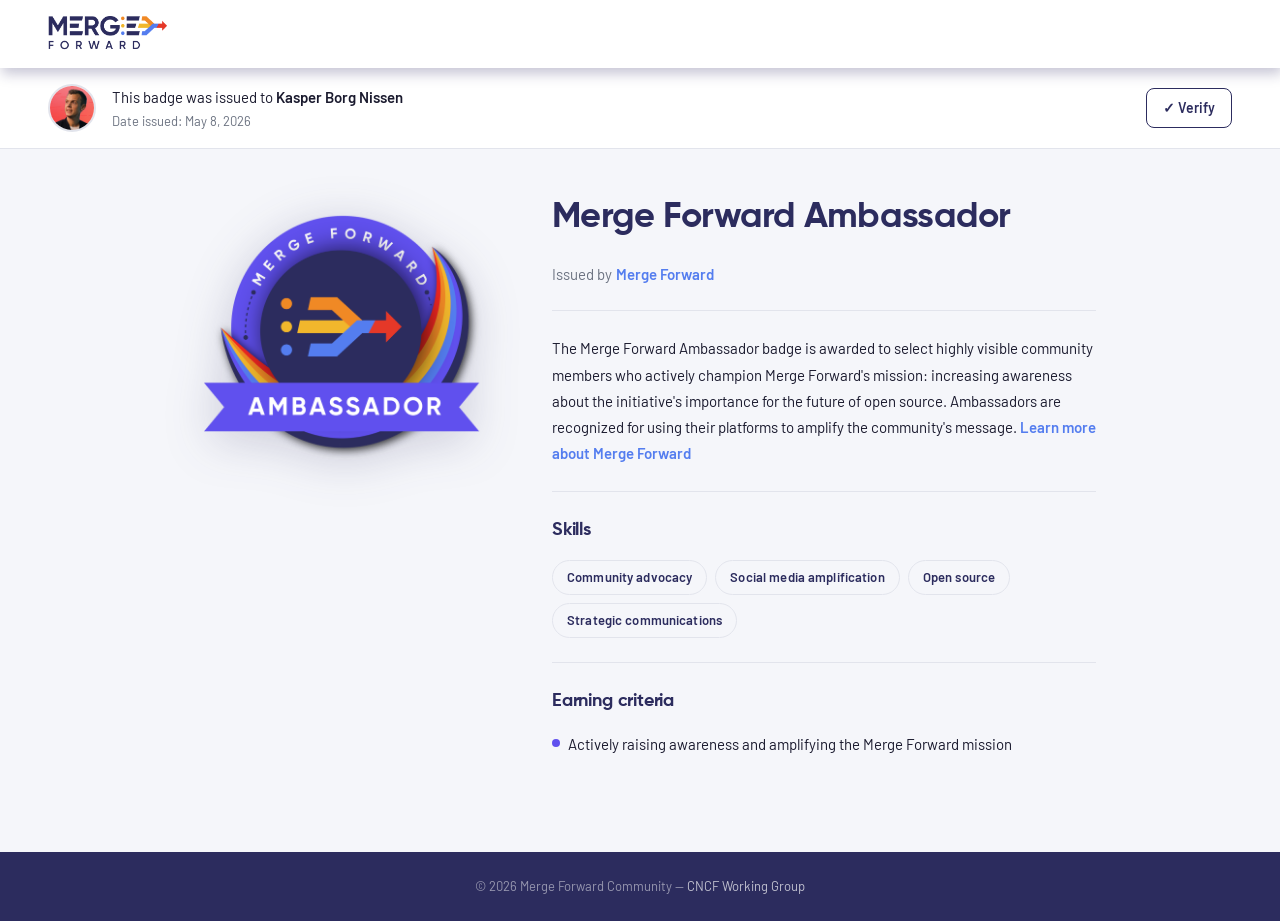
<file: ambassadors/kasper-borg-nissen.html>
<!DOCTYPE html>
<html lang="en">
<head>
  <meta charset="UTF-8" />
  <meta name="viewport" content="width=device-width, initial-scale=1.0" />
  <title>Kasper Borg Nissen — Merge Forward Ambassador</title>
  <meta name="description" content="Kasper Borg Nissen is a Merge Forward Ambassador, recognized for championing open source awareness." />
  <meta property="og:title" content="Kasper Borg Nissen — Merge Forward Ambassador" />
  <meta property="og:description" content="Awarded to community members who champion Merge Forward's mission for the future of open source." />
  <meta property="og:image" content="https://merge-forward.github.io/ambassador/assets/share-kasper-borg-nissen.png" />
  <meta property="og:image:width" content="1200" />
  <meta property="og:image:height" content="630" />
  <meta property="og:url" content="https://merge-forward.github.io/ambassador/ambassadors/kasper-borg-nissen.html" />
  <meta property="og:type" content="profile" />
  <meta name="twitter:card" content="summary_large_image" />
  <meta name="twitter:image" content="https://merge-forward.github.io/ambassador/assets/share-kasper-borg-nissen.png" />
  <link rel="stylesheet" href="../css/styles.css" />
</head>
<body>

  <!-- ===== HEADER ===== -->
  <header class="site-header">
    <a href="../index.html" class="logo">
      <img src="../assets/logo.png" alt="Merge Forward" />
    </a>
  </header>

  <!-- ===== ISSUED TO BANNER ===== -->
  <div class="issued-banner">
    <div class="issued-avatar">
      <img src="../assets/Kasper-Borg-Nissen.jpeg" alt="Kasper Borg Nissen" onerror="this.style.display='none'; this.nextElementSibling.style.display='flex';" />
      <span class="avatar-placeholder" style="display:none">KN</span>
    </div>
    <div class="issued-info">
      <p class="issued-to">This badge was issued to <strong>Kasper Borg Nissen</strong></p>
      <p class="issued-date">Date issued: May 8, 2026</p>
    </div>
    <div class="issued-actions">
      <a href="https://merge-forward.github.io/ambassador/" target="_blank" rel="noopener" class="btn-verify">
        ✓ Verify
      </a>
    </div>
  </div>

  <!-- ===== MAIN CONTENT ===== -->
  <main class="main-content">

    <!-- LEFT: Badge visual -->
    <aside class="badge-visual">
      <img
        class="badge-img"
        src="../assets/badge-ambassador.png"
        alt="Merge Forward Ambassador Badge"
      />

      <!-- Add to LinkedIn profile (hidden once clicked) -->
      <!-- <a
        id="btn-add-linkedin"
        href="https://www.linkedin.com/profile/add?startTask=CERTIFICATION_NAME&name=Merge+Forward+Ambassador&organizationId=111386930&issueYear=2026&issueMonth=5&certUrl=https://merge-forward.github.io/ambassador/ambassadors/kasper-borg-nissen.html&certId=MF-2026-KASPER-NISSEN"
        target="_blank"
        rel="noopener"
        class="btn-linkedin"
        aria-label="Add this badge to your LinkedIn profile"
      >
        <svg viewBox="0 0 24 24" xmlns="http://www.w3.org/2000/svg" aria-hidden="true">
          <path d="M20.447 20.452h-3.554v-5.569c0-1.328-.027-3.037-1.852-3.037-1.853 0-2.136 1.445-2.136 2.939v5.667H9.351V9h3.414v1.561h.046c.477-.9 1.637-1.85 3.37-1.85 3.601 0 4.267 2.37 4.267 5.455v6.286zM5.337 7.433a2.062 2.062 0 0 1-2.063-2.065 2.064 2.064 0 1 1 2.063 2.065zm1.782 13.019H3.555V9h3.564v11.452zM22.225 0H1.771C.792 0 0 .774 0 1.729v20.542C0 23.227.792 24 1.771 24h20.451C23.2 24 24 23.227 24 22.271V1.729C24 .774 23.2 0 22.222 0h.003z"/>
        </svg>
        Add to LinkedIn profile
      </a> -->

      <!-- Added confirmation message -->
      <!-- <p id="linkedin-added-msg" style="display:none; font-family:var(--font-body); font-size:13px; color:var(--color-muted); text-align:center;">
        ✓ Added to LinkedIn profile
      </p>-->
    

      <!-- Download tip -->
      <!-- <p style="font-family:var(--font-body); font-size:13px; color:var(--color-muted); text-align:center; line-height:1.5;">
        Tip: <a href="../assets/badge-ambassador.png" download="merge-forward-ambassador-badge.png">Download the badge image</a> to upload it to your LinkedIn certification.
      </p> -->

      <!-- Share on LinkedIn -->
      <!-- <a
        href="https://www.linkedin.com/sharing/share-offsite/?url=https://merge-forward.github.io/ambassador/ambassadors/kasper-borg-nissen.html"
        target="_blank"
        rel="noopener"
        class="btn-linkedin btn-linkedin-share"
        aria-label="Share this badge on LinkedIn"
      >
        <svg viewBox="0 0 24 24" xmlns="http://www.w3.org/2000/svg" aria-hidden="true">
          <path d="M20.447 20.452h-3.554v-5.569c0-1.328-.027-3.037-1.852-3.037-1.853 0-2.136 1.445-2.136 2.939v5.667H9.351V9h3.414v1.561h.046c.477-.9 1.637-1.85 3.37-1.85 3.601 0 4.267 2.37 4.267 5.455v6.286zM5.337 7.433a2.062 2.062 0 0 1-2.063-2.065 2.064 2.064 0 1 1 2.063 2.065zm1.782 13.019H3.555V9h3.564v11.452zM22.225 0H1.771C.792 0 0 .774 0 1.729v20.542C0 23.227.792 24 1.771 24h20.451C23.2 24 24 23.227 24 22.271V1.729C24 .774 23.2 0 22.222 0h.003z"/>
        </svg>
        Share on LinkedIn
      </a> -->
    </aside>

    <!-- RIGHT: Badge details -->
    <article class="badge-details">

      <h1 class="badge-main-title">Merge Forward Ambassador</h1>

      <p class="badge-issuer">
        Issued by
        <a href="https://www.linkedin.com/company/merge-forward-community/" target="_blank" rel="noopener">
          Merge Forward
        </a>
      </p>

      <p class="badge-description">
        The Merge Forward Ambassador badge is awarded to select highly visible community members
        who actively champion Merge Forward's mission: increasing awareness about the initiative's
        importance for the future of open source. Ambassadors are recognized for using their
        platforms to amplify the community's message.
        <a href="https://community.cncf.io/merge-forward-working-group/" target="_blank" rel="noopener">
          Learn more about Merge Forward
        </a>
      </p>

      <!-- Skills -->
      <section class="badge-section">
        <h2>Skills</h2>
        <ul class="skills-list" aria-label="Skills recognized by this badge">
          <li class="skill-tag">Community advocacy</li>
          <li class="skill-tag">Social media amplification</li>
          <li class="skill-tag">Open source</li>
          <li class="skill-tag">Strategic communications</li>
        </ul>
      </section>

      <!-- Earning Criteria -->
      <section class="badge-section">
        <h2>Earning criteria</h2>
        <ul class="criteria-list" aria-label="Criteria for earning this badge">
          <li>Actively raising awareness and amplifying the Merge Forward mission</li>
        </ul>
      </section>

    </article>
  </main>

  <!-- ===== FOOTER ===== -->
  <footer class="site-footer">
    <p>
      &copy; 2026 Merge Forward Community &mdash;
      <a href="https://community.cncf.io/merge-forward-working-group/" target="_blank" rel="noopener">CNCF Working Group</a>
    </p>
  </footer>

  <script>
    (function() {
      var KEY = 'li-added-kasper-borg-nissen';
      var btn = document.getElementById('btn-add-linkedin');
      var msg = document.getElementById('linkedin-added-msg');

      // Check if already added
      if (localStorage.getItem(KEY)) {
        btn.style.display = 'none';
        msg.style.display = 'block';
      }

      // On click, mark as added
      btn.addEventListener('click', function() {
        localStorage.setItem(KEY, 'true');
        setTimeout(function() {
          btn.style.display = 'none';
          msg.style.display = 'block';
        }, 500);
      });
    })();
  </script>

</body>
</html>
</file>
<file: css/styles.css>
/* ============================================
   MERGE FORWARD — Design System
   ============================================ */

@import url('https://fonts.googleapis.com/css2?family=Barlow:wght@400;600;700&display=swap');

@font-face {
  font-family: 'Gilroy';
  src: url('../fonts/Gilroy-Regular.ttf') format('truetype');
  font-weight: 400;
  font-style: normal;
  font-display: swap;
}

@font-face {
  font-family: 'Gilroy';
  src: url('../fonts/Gilroy-Bold.ttf') format('truetype');
  font-weight: 700;
  font-style: normal;
  font-display: swap;
}

/* ============================================
   CSS VARIABLES — edit here to change branding
   ============================================ */

:root {
  /* Colors */
  --color-navy:    #2C2C5E;
  --color-blue:    #547DEF;
  --color-violet:  #6050EE;
  --color-red:     #EF2621;
  --color-orange:  #F08925;
  --color-amber:   #F1B72C;
  --color-white:   #FFFFFF;
  --color-bg:      #F5F6FA;
  --color-surface: #FFFFFF;
  --color-text:    #1A1A2E;
  --color-muted:   #6B7280;
  --color-border:  #E2E4EC;

  /* Typography */
  --font-heading: 'Gilroy', sans-serif;
  --font-body:    'Barlow', sans-serif;

  /* Spacing */
  --space-xs:  4px;
  --space-sm:  8px;
  --space-md:  16px;
  --space-lg:  24px;
  --space-xl:  48px;

  /* Radii */
  --radius-sm: 4px;
  --radius-md: 8px;
  --radius-lg: 16px;
  --radius-xl: 24px;
  --radius-full: 9999px;

  /* Shadows */
  --shadow-sm: 0 1px 3px rgba(44, 44, 94, 0.08);
  --shadow-md: 0 4px 16px rgba(44, 44, 94, 0.12);
  --shadow-lg: 0 8px 32px rgba(44, 44, 94, 0.16);
}

/* ============================================
   RESET & BASE
   ============================================ */

*, *::before, *::after {
  box-sizing: border-box;
  margin: 0;
  padding: 0;
}

html {
  font-size: 16px;
  -webkit-font-smoothing: antialiased;
  -moz-osx-font-smoothing: grayscale;
}

body {
  font-family: var(--font-body);
  font-weight: 400;
  color: var(--color-text);
  background-color: var(--color-bg);
  line-height: 1.6;
  min-height: 100vh;
}

a {
  color: var(--color-blue);
  text-decoration: none;
  transition: opacity 0.2s ease;
}

a:hover {
  opacity: 0.75;
  text-decoration: underline;
}

/* ============================================
   HEADER
   ============================================ */

.site-header {
  position: relative;
  z-index: 10;
  background: var(--color-white);
  box-shadow: 2px 6px 12px rgba(36, 30, 93, 0.25);  
  padding: var(--space-md) var(--space-xl);
  display: flex;
  align-items: center;
  justify-content: space-between;
}

.site-header .logo {
  display: flex;
  align-items: center;
  gap: var(--space-sm);
  text-decoration: none;
}

.site-header .logo img {
  height: 36px;
  width: auto;
}

/* ============================================
   BADGE ISSUED TO BANNER
   ============================================ */

.issued-banner {
  background: var(--color-white);
  border-bottom: 1px solid var(--color-border);
  padding: var(--space-md) var(--space-xl);
  display: flex;
  align-items: center;
  gap: var(--space-md);
}

.issued-avatar {
  width: 48px;
  height: 48px;
  border-radius: var(--radius-full);
  background: var(--color-bg);
  border: 2px solid var(--color-border);
  display: flex;
  align-items: center;
  justify-content: center;
  flex-shrink: 0;
  overflow: hidden;
}

.issued-avatar img {
  width: 100%;
  height: 100%;
  object-fit: cover;
}

.issued-avatar .avatar-placeholder {
  font-family: var(--font-heading);
  font-weight: 700;
  font-size: 18px;
  color: var(--color-navy);
}

.issued-info {
  flex: 1;
}

.issued-info .issued-to {
  font-size: 15px;
  color: var(--color-text);
}

.issued-info .issued-to strong {
  font-weight: 600;
}

.issued-info .issued-date {
  font-size: 13px;
  color: var(--color-muted);
  margin-top: 2px;
}

.issued-actions {
  display: flex;
  gap: var(--space-sm);
  align-items: center;
}

/* ============================================
   MAIN LAYOUT
   ============================================ */

.main-content {
  max-width: 960px;
  margin: 0 auto;
  padding: var(--space-xl) var(--space-lg);
  display: grid;
  grid-template-columns: 320px 1fr;
  gap: var(--space-xl);
  align-items: start;
}

/* ============================================
   BADGE VISUAL (left column)
   ============================================ */

.badge-visual {
  display: flex;
  flex-direction: column;
  align-items: center;
  gap: var(--space-lg);
}

/* The real badge PNG */
.badge-img {
  width: 280px;
  height: 280px;
  object-fit: contain;
  filter: drop-shadow(0 8px 24px rgba(44, 44, 94, 0.22));
  transition: transform 0.3s ease;
}

.badge-img:hover {
  transform: scale(1.03);
}

/* Share button below badge */
.btn-linkedin {
  display: inline-flex;
  align-items: center;
  gap: var(--space-sm);
  background: #0A66C2;
  color: var(--color-white);
  font-family: var(--font-body);
  font-weight: 600;
  font-size: 14px;
  padding: 10px 20px;
  border-radius: var(--radius-md);
  border: none;
  cursor: pointer;
  text-decoration: none;
  transition: opacity 0.2s ease, transform 0.15s ease;
}

.btn-linkedin:hover {
  opacity: 0.9;
  transform: translateY(-1px);
  text-decoration: none;
  color: var(--color-white);
}

.btn-linkedin svg {
  width: 18px;
  height: 18px;
  fill: currentColor;
  flex-shrink: 0;
}

/* ============================================
   BADGE DETAILS (right column)
   ============================================ */

.badge-details {
  display: flex;
  flex-direction: column;
  gap: var(--space-lg);
}

.badge-main-title {
  font-family: var(--font-heading);
  font-weight: 700;
  font-size: 36px;
  color: var(--color-navy);
  line-height: 1.15;
  letter-spacing: -0.02em;
}

.badge-issuer {
  font-family: var(--font-body);
  font-size: 15px;
  color: var(--color-muted);
  display: flex;
  align-items: center;
  gap: var(--space-xs);
}

.badge-issuer a {
  color: var(--color-blue);
  font-weight: 600;
}

.badge-description {
  font-family: var(--font-body);
  font-size: 15px;
  color: var(--color-text);
  line-height: 1.75;
  border-top: 1px solid var(--color-border);
  padding-top: var(--space-lg);
}

.badge-description a {
  color: var(--color-blue);
  font-weight: 600;
}

/* ============================================
   SECTION BLOCKS (Skills, Earning Criteria)
   ============================================ */

.badge-section {
  border-top: 1px solid var(--color-border);
  padding-top: var(--space-lg);
}

.badge-section h2 {
  font-family: var(--font-heading);
  font-weight: 700;
  font-size: 18px;
  color: var(--color-navy);
  margin-bottom: var(--space-md);
  letter-spacing: -0.01em;
}

/* Skills tags */
.skills-list {
  display: flex;
  flex-wrap: wrap;
  gap: var(--space-sm);
  list-style: none;
}

.skill-tag {
  font-family: var(--font-body);
  font-size: 13px;
  font-weight: 600;
  color: var(--color-navy);
  background: var(--color-bg);
  border: 1px solid var(--color-border);
  padding: 6px 14px;
  border-radius: var(--radius-full);
  letter-spacing: 0.01em;
  transition: border-color 0.2s, background 0.2s;
}

.skill-tag:hover {
  border-color: var(--color-blue);
  background: #EEF3FE;
}

/* Earning criteria */
.criteria-list {
  list-style: none;
  display: flex;
  flex-direction: column;
  gap: var(--space-sm);
}

.criteria-list li {
  display: flex;
  align-items: flex-start;
  gap: var(--space-sm);
  font-size: 15px;
  color: var(--color-text);
}

.criteria-list li::before {
  content: '';
  display: inline-block;
  width: 8px;
  height: 8px;
  border-radius: var(--radius-full);
  background: var(--color-violet);
  flex-shrink: 0;
  margin-top: 7px;
}

/* ============================================
   BUTTONS
   ============================================ */

.btn-verify {
  display: inline-flex;
  align-items: center;
  gap: 6px;
  background: transparent;
  color: var(--color-navy);
  font-family: var(--font-body);
  font-weight: 600;
  font-size: 14px;
  padding: 8px 16px;
  border-radius: var(--radius-md);
  border: 1.5px solid var(--color-navy);
  cursor: pointer;
  text-decoration: none;
  transition: background 0.2s, color 0.2s;
}

.btn-verify:hover {
  background: var(--color-navy);
  color: var(--color-white);
  text-decoration: none;
}

/* ============================================
   FOOTER
   ============================================ */

.site-footer {
  background: var(--color-navy);
  color: rgba(255,255,255,0.5);
  text-align: center;
  padding: var(--space-lg) var(--space-xl);
  font-size: 13px;
  font-family: var(--font-body);
  margin-top: var(--space-xl);
}

.site-footer a {
  color: rgba(255,255,255,0.7);
}

/* ============================================
   ANIMATIONS
   ============================================ */

@keyframes fadeInUp {
  from { opacity: 0; transform: translateY(16px); }
  to   { opacity: 1; transform: translateY(0); }
}

.badge-visual   { animation: fadeInUp 0.5s ease both; }
.badge-details  { animation: fadeInUp 0.5s ease 0.1s both; }
.issued-banner  { animation: fadeInUp 0.4s ease both; }

/* ============================================
   RESPONSIVE
   ============================================ */

@media (max-width: 768px) {
  .site-header {
    padding: var(--space-md);
  }

  .issued-banner {
    padding: var(--space-md);
    flex-wrap: wrap;
    gap: var(--space-sm);
  }

  .issued-actions {
    width: 100%;
    justify-content: flex-end;
  }

  .main-content {
    grid-template-columns: 1fr;
    padding: var(--space-lg) var(--space-md);
    gap: var(--space-lg);
  }

  .badge-img {
    width: 240px;
    height: 240px;
  }

  .badge-main-title {
    font-size: 28px;
  }
}

@media (max-width: 480px) {
  .badge-img {
    width: 200px;
    height: 200px;
  }

  .badge-main-title {
    font-size: 24px;
  }
}
</file>
<file: merge-forward-badges/css/styles.css>
/* ============================================
   MERGE FORWARD — Design System
   ============================================ */

@import url('https://fonts.googleapis.com/css2?family=Barlow:wght@400;600;700&display=swap');

@font-face {
  font-family: 'Gilroy';
  src: url('../fonts/Gilroy-Regular.ttf') format('truetype');
  font-weight: 400;
  font-style: normal;
  font-display: swap;
}

@font-face {
  font-family: 'Gilroy';
  src: url('../fonts/Gilroy-Bold.ttf') format('truetype');
  font-weight: 700;
  font-style: normal;
  font-display: swap;
}

/* ============================================
   CSS VARIABLES — edit here to change branding
   ============================================ */

:root {
  /* Colors */
  --color-navy:    #2C2C5E;
  --color-blue:    #547DEF;
  --color-violet:  #6050EE;
  --color-red:     #EF2621;
  --color-orange:  #F08925;
  --color-amber:   #F1B72C;
  --color-white:   #FFFFFF;
  --color-bg:      #F5F6FA;
  --color-surface: #FFFFFF;
  --color-text:    #1A1A2E;
  --color-muted:   #6B7280;
  --color-border:  #E2E4EC;

  /* Typography */
  --font-heading: 'Gilroy', sans-serif;
  --font-body:    'Barlow', sans-serif;

  /* Spacing */
  --space-xs:  4px;
  --space-sm:  8px;
  --space-md:  16px;
  --space-lg:  24px;
  --space-xl:  48px;

  /* Radii */
  --radius-sm: 4px;
  --radius-md: 8px;
  --radius-lg: 16px;
  --radius-xl: 24px;
  --radius-full: 9999px;

  /* Shadows */
  --shadow-sm: 0 1px 3px rgba(44, 44, 94, 0.08);
  --shadow-md: 0 4px 16px rgba(44, 44, 94, 0.12);
  --shadow-lg: 0 8px 32px rgba(44, 44, 94, 0.16);
}

/* ============================================
   RESET & BASE
   ============================================ */

*, *::before, *::after {
  box-sizing: border-box;
  margin: 0;
  padding: 0;
}

html {
  font-size: 16px;
  -webkit-font-smoothing: antialiased;
  -moz-osx-font-smoothing: grayscale;
}

body {
  font-family: var(--font-body);
  font-weight: 400;
  color: var(--color-text);
  background-color: var(--color-bg);
  line-height: 1.6;
  min-height: 100vh;
}

a {
  color: var(--color-blue);
  text-decoration: none;
  transition: opacity 0.2s ease;
}

a:hover {
  opacity: 0.75;
  text-decoration: underline;
}

/* ============================================
   HEADER
   ============================================ */

.site-header {
  background: var(--color-navy);
  padding: var(--space-md) var(--space-xl);
  display: flex;
  align-items: center;
  justify-content: space-between;
}

.site-header .logo {
  display: flex;
  align-items: center;
  gap: var(--space-sm);
  text-decoration: none;
}

.site-header .logo img {
  height: 36px;
  width: auto;
}

/* ============================================
   BADGE ISSUED TO BANNER
   ============================================ */

.issued-banner {
  background: var(--color-white);
  border-bottom: 1px solid var(--color-border);
  padding: var(--space-md) var(--space-xl);
  display: flex;
  align-items: center;
  gap: var(--space-md);
}

.issued-avatar {
  width: 48px;
  height: 48px;
  border-radius: var(--radius-full);
  background: var(--color-bg);
  border: 2px solid var(--color-border);
  display: flex;
  align-items: center;
  justify-content: center;
  flex-shrink: 0;
  overflow: hidden;
}

.issued-avatar img {
  width: 100%;
  height: 100%;
  object-fit: cover;
}

.issued-avatar .avatar-placeholder {
  font-family: var(--font-heading);
  font-weight: 700;
  font-size: 18px;
  color: var(--color-navy);
}

.issued-info {
  flex: 1;
}

.issued-info .issued-to {
  font-size: 15px;
  color: var(--color-text);
}

.issued-info .issued-to strong {
  font-weight: 600;
}

.issued-info .issued-date {
  font-size: 13px;
  color: var(--color-muted);
  margin-top: 2px;
}

.issued-actions {
  display: flex;
  gap: var(--space-sm);
  align-items: center;
}

/* ============================================
   MAIN LAYOUT
   ============================================ */

.main-content {
  max-width: 960px;
  margin: 0 auto;
  padding: var(--space-xl) var(--space-lg);
  display: grid;
  grid-template-columns: 320px 1fr;
  gap: var(--space-xl);
  align-items: start;
}

/* ============================================
   BADGE VISUAL (left column)
   ============================================ */

.badge-visual {
  display: flex;
  flex-direction: column;
  align-items: center;
  gap: var(--space-lg);
}

/* The real badge PNG */
.badge-img {
  width: 280px;
  height: 280px;
  object-fit: contain;
  filter: drop-shadow(0 8px 24px rgba(44, 44, 94, 0.22));
  transition: transform 0.3s ease;
}

.badge-img:hover {
  transform: scale(1.03);
}

/* Share button below badge */
.btn-linkedin {
  display: inline-flex;
  align-items: center;
  gap: var(--space-sm);
  background: #0A66C2;
  color: var(--color-white);
  font-family: var(--font-body);
  font-weight: 600;
  font-size: 14px;
  padding: 10px 20px;
  border-radius: var(--radius-md);
  border: none;
  cursor: pointer;
  text-decoration: none;
  transition: opacity 0.2s ease, transform 0.15s ease;
}

.btn-linkedin:hover {
  opacity: 0.9;
  transform: translateY(-1px);
  text-decoration: none;
  color: var(--color-white);
}

.btn-linkedin svg {
  width: 18px;
  height: 18px;
  fill: currentColor;
  flex-shrink: 0;
}

/* ============================================
   BADGE DETAILS (right column)
   ============================================ */

.badge-details {
  display: flex;
  flex-direction: column;
  gap: var(--space-lg);
}

.badge-main-title {
  font-family: var(--font-heading);
  font-weight: 700;
  font-size: 36px;
  color: var(--color-navy);
  line-height: 1.15;
  letter-spacing: -0.02em;
}

.badge-issuer {
  font-family: var(--font-body);
  font-size: 15px;
  color: var(--color-muted);
  display: flex;
  align-items: center;
  gap: var(--space-xs);
}

.badge-issuer a {
  color: var(--color-blue);
  font-weight: 600;
}

.badge-description {
  font-family: var(--font-body);
  font-size: 15px;
  color: var(--color-text);
  line-height: 1.75;
  border-top: 1px solid var(--color-border);
  padding-top: var(--space-lg);
}

.badge-description a {
  color: var(--color-blue);
  font-weight: 600;
}

/* ============================================
   SECTION BLOCKS (Skills, Earning Criteria)
   ============================================ */

.badge-section {
  border-top: 1px solid var(--color-border);
  padding-top: var(--space-lg);
}

.badge-section h2 {
  font-family: var(--font-heading);
  font-weight: 700;
  font-size: 18px;
  color: var(--color-navy);
  margin-bottom: var(--space-md);
  letter-spacing: -0.01em;
}

/* Skills tags */
.skills-list {
  display: flex;
  flex-wrap: wrap;
  gap: var(--space-sm);
  list-style: none;
}

.skill-tag {
  font-family: var(--font-body);
  font-size: 13px;
  font-weight: 600;
  color: var(--color-navy);
  background: var(--color-bg);
  border: 1px solid var(--color-border);
  padding: 6px 14px;
  border-radius: var(--radius-full);
  letter-spacing: 0.01em;
  transition: border-color 0.2s, background 0.2s;
}

.skill-tag:hover {
  border-color: var(--color-blue);
  background: #EEF3FE;
}

/* Earning criteria */
.criteria-list {
  list-style: none;
  display: flex;
  flex-direction: column;
  gap: var(--space-sm);
}

.criteria-list li {
  display: flex;
  align-items: flex-start;
  gap: var(--space-sm);
  font-size: 15px;
  color: var(--color-text);
}

.criteria-list li::before {
  content: '';
  display: inline-block;
  width: 8px;
  height: 8px;
  border-radius: var(--radius-full);
  background: linear-gradient(135deg, var(--color-red), var(--color-orange));
  flex-shrink: 0;
  margin-top: 7px;
}

/* ============================================
   BUTTONS
   ============================================ */

.btn-verify {
  display: inline-flex;
  align-items: center;
  gap: 6px;
  background: transparent;
  color: var(--color-navy);
  font-family: var(--font-body);
  font-weight: 600;
  font-size: 14px;
  padding: 8px 16px;
  border-radius: var(--radius-md);
  border: 1.5px solid var(--color-navy);
  cursor: pointer;
  text-decoration: none;
  transition: background 0.2s, color 0.2s;
}

.btn-verify:hover {
  background: var(--color-navy);
  color: var(--color-white);
  text-decoration: none;
}

/* ============================================
   FOOTER
   ============================================ */

.site-footer {
  background: var(--color-navy);
  color: rgba(255,255,255,0.5);
  text-align: center;
  padding: var(--space-lg) var(--space-xl);
  font-size: 13px;
  font-family: var(--font-body);
  margin-top: var(--space-xl);
}

.site-footer a {
  color: rgba(255,255,255,0.7);
}

/* ============================================
   ANIMATIONS
   ============================================ */

@keyframes fadeInUp {
  from { opacity: 0; transform: translateY(16px); }
  to   { opacity: 1; transform: translateY(0); }
}

.badge-visual   { animation: fadeInUp 0.5s ease both; }
.badge-details  { animation: fadeInUp 0.5s ease 0.1s both; }
.issued-banner  { animation: fadeInUp 0.4s ease both; }

/* ============================================
   RESPONSIVE
   ============================================ */

@media (max-width: 768px) {
  .site-header {
    padding: var(--space-md);
  }

  .issued-banner {
    padding: var(--space-md);
    flex-wrap: wrap;
    gap: var(--space-sm);
  }

  .issued-actions {
    width: 100%;
    justify-content: flex-end;
  }

  .main-content {
    grid-template-columns: 1fr;
    padding: var(--space-lg) var(--space-md);
    gap: var(--space-lg);
  }

  .badge-img {
    width: 240px;
    height: 240px;
  }

  .badge-main-title {
    font-size: 28px;
  }
}

@media (max-width: 480px) {
  .badge-img {
    width: 200px;
    height: 200px;
  }

  .badge-main-title {
    font-size: 24px;
  }
}
</file>
